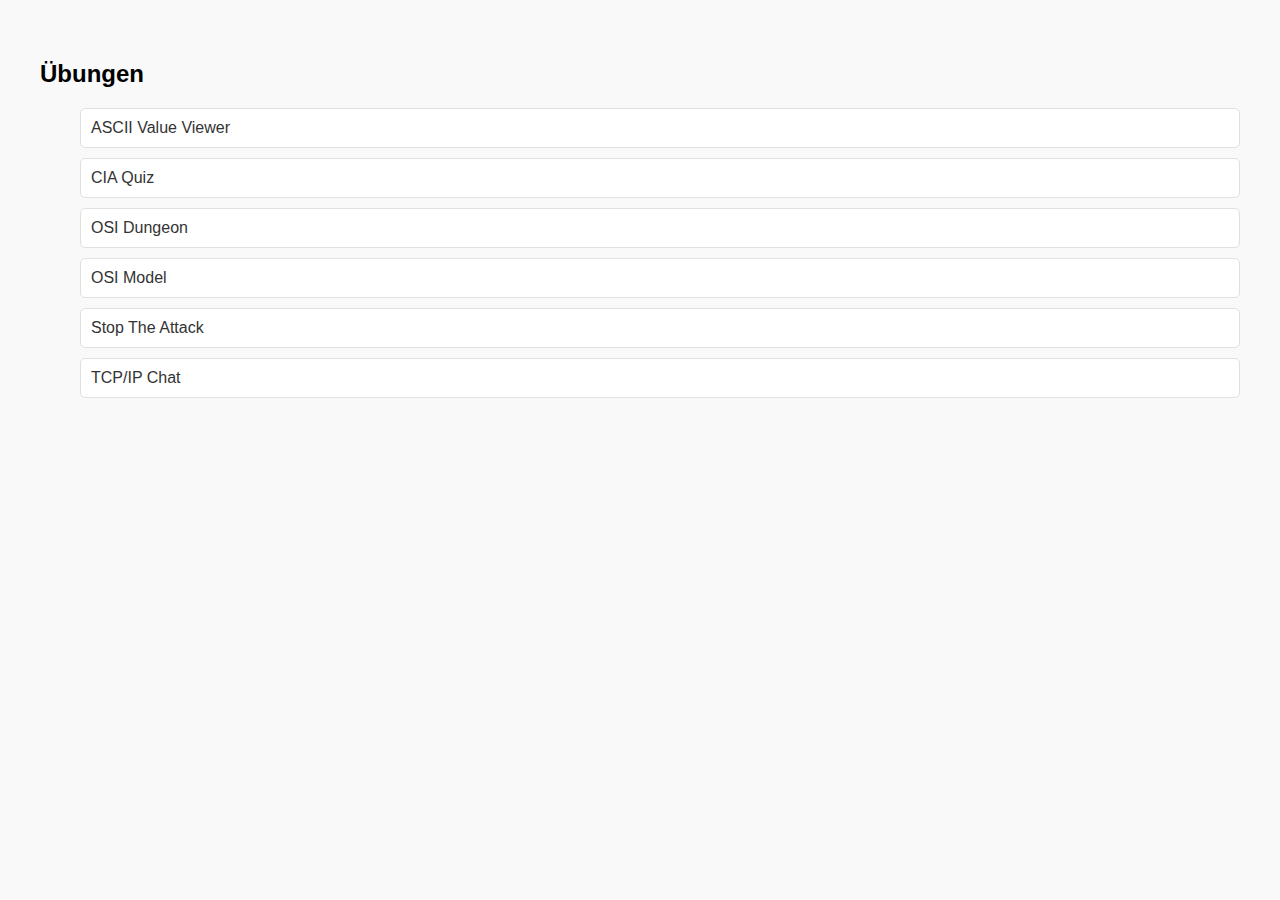
<file: index.html>
<!DOCTYPE html>
<html lang="en">

<head>
    <meta charset="UTF-8">
    <meta name="viewport" content="width=device-width, initial-scale=1.0">
    <title>Projects Directory</title>
    <style>
        body {
            font-family: Arial, sans-serif;
            padding: 2em;
            background-color: #f9f9f9;
        }

        ul {
            list-style-type: none;
        }

        li {
            margin: 10px 0;
            padding: 10px;
            background-color: #ffffff;
            border: 1px solid #e0e0e0;
            border-radius: 5px;
        }

        a {
            text-decoration: none;
            color: #333333;
        }

        a:hover {
            text-decoration: underline;
        }
    </style>
</head>

<body>
    <h2>Übungen</h2>
    <ul>
        <li><a href="ASCII-Value-Viewer/index.html">ASCII Value Viewer</a></li>
        <li><a href="CIA-Quiz/index.html">CIA Quiz</a></li>
        <li><a href="OSI-Dungeon/index.html">OSI Dungeon</a></li>
        <li><a href="OSI-Model/index.html">OSI Model</a></li>
        <li><a href="Stop-The-Attack/index.html">Stop The Attack</a></li>
        <li><a href="TCP-IP-Chat/index.html">TCP/IP Chat</a></li>
    </ul>
</body>

</html>
</file>
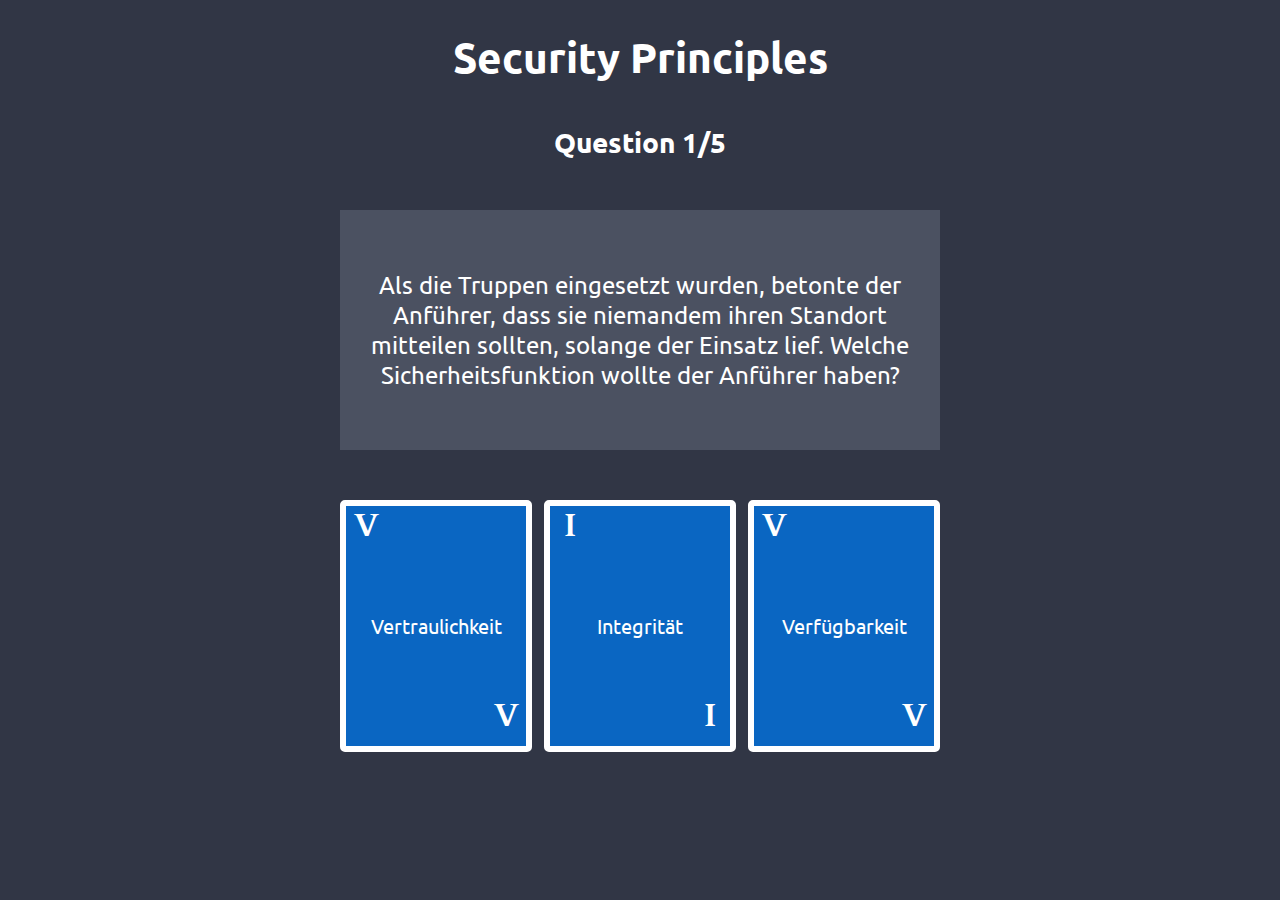
<file: CIA-Quiz/index.html>
<!DOCTYPE html>
<html lang="en">
<head>
    <meta charset="UTF-8">
    <title>Security Principles</title>
    <link rel="stylesheet" href="style.css">
</head>
<body>
<div id="flag_modal">
    <div id="flag"></div>
</div>
<h1></h1>
<h2></h2>
<div id="content">
    <div id="question_box"></div>
    <div class="answer_box" id="answer_a"></div>
    <div class="answer_box" id="answer_b"></div>
    <div class="answer_box" id="answer_c"></div>
</div>
<script src="script.js"></script>
</body>
</html>
</file>
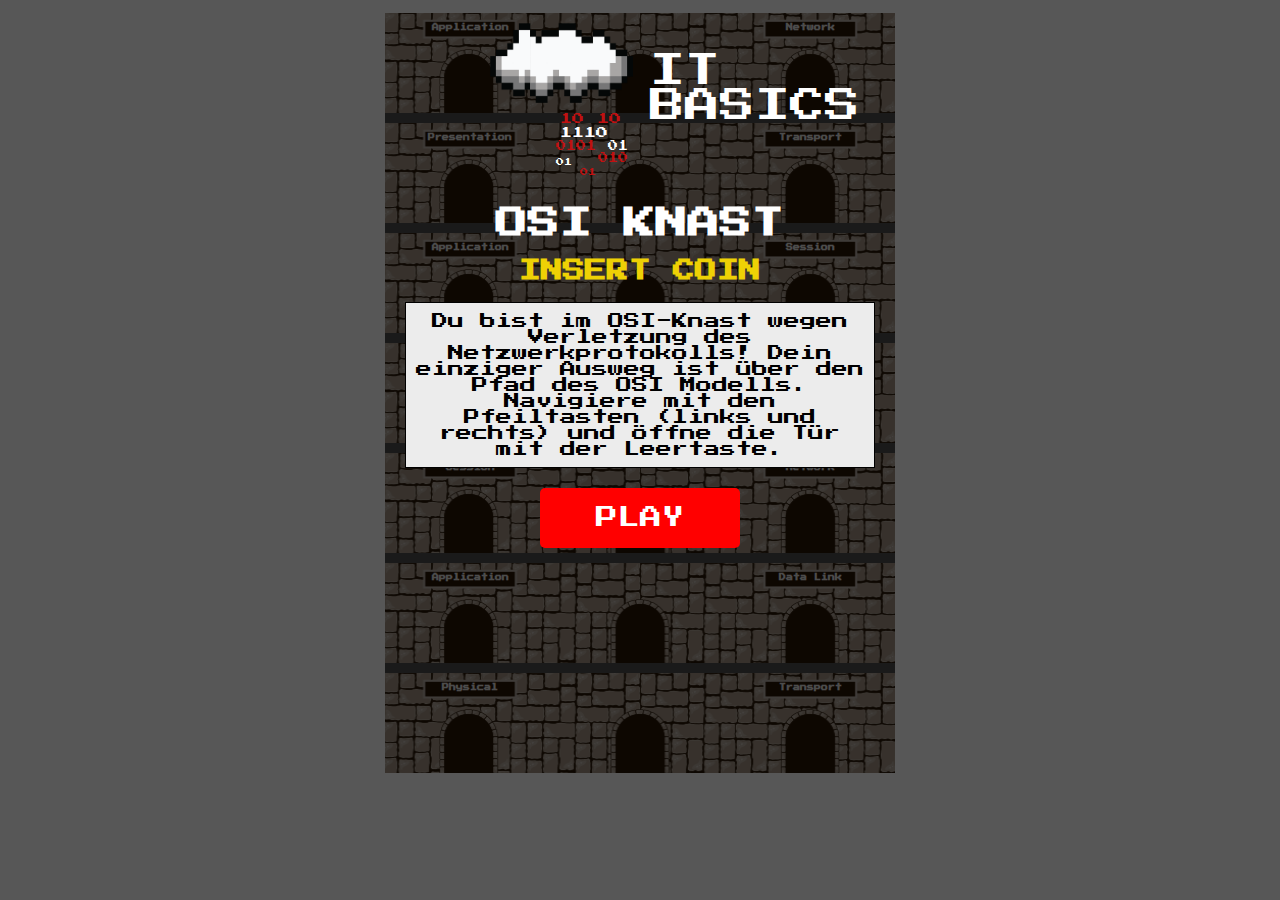
<file: OSI-Dungeon/index.html>
<!DOCTYPE html>
<html lang="en">

<head>
    <meta charset="UTF-8">
    <title>OSI Knast</title>
    <link rel="preconnect" href="https://fonts.gstatic.com">
    <link href="https://fonts.googleapis.com/css2?family=Press+Start+2P&display=swap" rel="stylesheet">
    <link href="style.css" rel="stylesheet">
</head>

<body>
    <div id="game">
        <div id="gamestart">
            <div class="logo">
                <div class="numbers numbers1">10</div>
                <div class="numbers numbers2">10</div>
                <div class="numbers numbers3">1110</div>
                <div class="numbers numbers4">0101</div>
                <div class="numbers numbers5">01</div>
                <div class="numbers numbers6">01</div>
                <div class="numbers numbers7">010</div>
                <div class="numbers numbers8">01</div>
                <div class="words">
                    IT<br>
                    BASICS<br>
                </div>
                <img src="cloud.png" height="80">
            </div>
            <h1>OSI KNAST</h1>
            <h2>INSERT COIN</h2>
            <div class="gameinfo">Du bist im OSI-Knast wegen Verletzung des Netzwerkprotokolls! Dein einziger Ausweg ist
                über den Pfad des OSI Modells. Navigiere mit den Pfeiltasten (links und rechts) und öffne die Tür mit
                der Leertaste.</div>
            <div class="play_button">PLAY</div>
        </div>

        <div id="gameover">
            <div class="logo">
                <div class="numbers numbers1">10</div>
                <div class="numbers numbers2">10</div>
                <div class="numbers numbers3">1110</div>
                <div class="numbers numbers4">0101</div>
                <div class="numbers numbers5">01</div>
                <div class="numbers numbers6">01</div>
                <div class="numbers numbers7">010</div>
                <div class="numbers numbers8">01</div>
                <div class="words">
                    TRY<br>
                    <span>HACK</span><br>
                    ME
                </div>
                <img src="cloud.png" height="80">
            </div>
            <h1>GAME OVER</h1>
            <div class="gameinfo"></div>
            <h3>Nicht mogeln</h3>
            <div class="restart_button">RESTART</div>
        </div>


        <div id="completed">
            <div class="logo">
                <div class="numbers numbers1">10</div>
                <div class="numbers numbers2">10</div>
                <div class="numbers numbers3">1110</div>
                <div class="numbers numbers4">0101</div>
                <div class="numbers numbers5">01</div>
                <div class="numbers numbers6">01</div>
                <div class="numbers numbers7">010</div>
                <div class="numbers numbers8">01</div>
                <div class="words">
                    TRY<br>
                    <span>HACK</span><br>
                    ME
                </div>
                <img src="cloud.png" height="80">
            </div>
            <h1>GAME COMPLETE</h1>
            <div class="gameinfo">
                <p>Herzlichen Glückwunsch! Du bist frei!</p>
                <p>Du hast den OSI Knast in <span class="completed_seconds"></span> Sekunden bezwungen</p>
                <p>Passcode: Salami Pizza</p>
            </div>
        </div>

        <div id="thedrop">
            <div id="fallofdoom">
                <div class="archfall"></div>
            </div>
            <div class="lava-top"></div>
            <div class="lava"></div>
        </div>

        <div id="character"></div>
        <div class="level">
            <div class="closed-door"></div>
            <div class="sign sign-left">Application</div>
            <div class="sign sign-right">Network</div>
        </div>
        <div class="level">
            <div class="closed-door"></div>
            <div class="sign sign-left">Presentation</div>
            <div class="sign sign-right">Transport</div>
        </div>
        <div class="level">
            <div class="closed-door"></div>
            <div class="sign sign-left">Application</div>
            <div class="sign sign-right">Session</div>
        </div>
        <div class="level">
            <div class="closed-door"></div>
            <div class="sign sign-left">Transport</div>
            <div class="sign sign-right">Presentation</div>
        </div>
        <div class="level">
            <div class="closed-door"></div>
            <div class="sign sign-left">Session</div>
            <div class="sign sign-right">Network</div>
        </div>
        <div class="level">
            <div class="closed-door"></div>
            <div class="sign sign-left">Application</div>
            <div class="sign sign-right">Data Link</div>
        </div>
        <div class="level">
            <div class="closed-door"></div>
            <div class="sign sign-left">Physical</div>
            <div class="sign sign-right">Transport</div>
        </div>
    </div>
    <script src="script.js"></script>
</body>

</html>
</file>
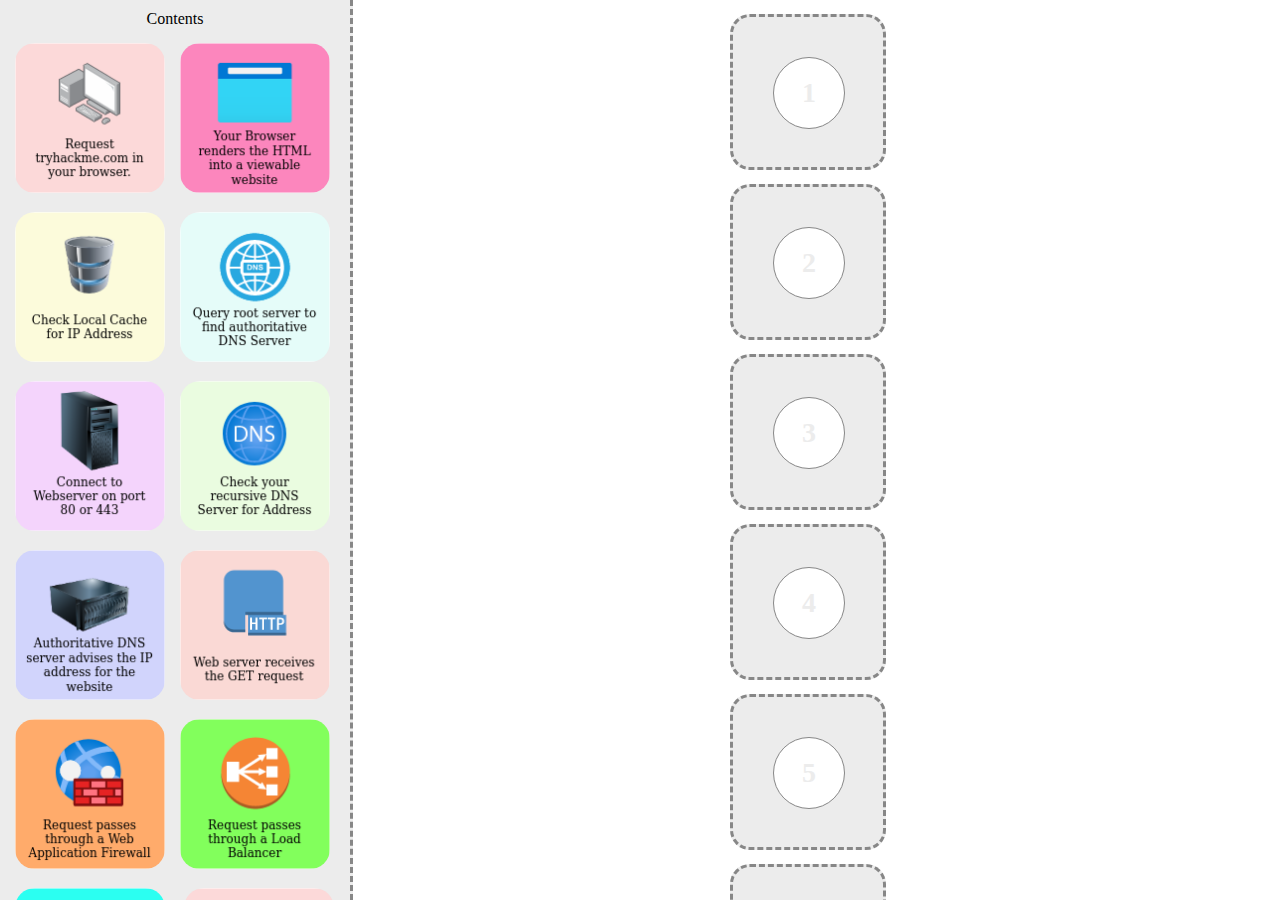
<file: Putting-It-All-Together/index.html>
<!DOCTYPE html>
<html class=" bxeax idc0_346" lang="en">

<head>
    <meta http-equiv="content-type" content="text/html; charset=UTF-8">
    <meta charset="UTF-8">
    <title>Putting It All Together</title>
    <link rel="stylesheet" href="style.css">
</head>

<body>
    <div id="container" data-type="container">
        <div>Contents</div><img id="drag1" src="1.png" draggable="true" width="150"
            height="150"><img id="drag2" src="2.png" draggable="true" width="150"
            height="150"><img id="drag3" src="3.png" draggable="true" width="150"
            height="150"><img id="drag4" src="4.png" draggable="true" width="150"
            height="150"><img id="drag5" src="5.png" draggable="true" width="150"
            height="150"><img id="drag6" src="6.png" draggable="true" width="150"
            height="150"><img id="drag7" src="7.png" draggable="true" width="150"
            height="150"><img id="drag8" src="8.png" draggable="true" width="150"
            height="150"><img id="drag9" src="9.png" draggable="true" width="150"
            height="150"><img id="drag10" src="10.png" draggable="true" width="150"
            height="150"><img id="drag11" src="11.png" draggable="true" width="150"
            height="150">
    </div>
    <div id="answers" style="width: 1337px;">
        <div data-id="1" data-type="box" class="dropbox"><span>1</span></div>
        <div data-id="2" data-type="box" class="dropbox"><span>2</span></div>
        <div data-id="3" data-type="box" class="dropbox"><span>3</span></div>
        <div data-id="4" data-type="box" class="dropbox"><span>4</span></div>
        <div data-id="5" data-type="box" class="dropbox"><span>5</span></div>
        <div data-id="6" data-type="box" class="dropbox"><span>6</span></div>
        <div data-id="7" data-type="box" class="dropbox"><span>7</span></div>
        <div data-id="8" data-type="box" class="dropbox"><span>8</span></div>
        <div data-id="9" data-type="box" class="dropbox"><span>9</span></div>
        <div data-id="10" data-type="box" class="dropbox"><span>10</span></div>
        <div data-id="11" data-type="box" class="dropbox"><span>11</span></div>
    </div>
    <script src="script.js"></script>
    <script>
        new sortIt(
            'eyIxIjoxLCIyIjozLCIzIjo2LCI0Ijo0LCI1Ijo3LCI2Ijo5LCI3IjoxMCwiOCI6NSwiOSI6OCwiMTAiOjExLCIxMSI6MiwiZmxhZyI6IlRITXtZT1VfR09UX1RIRV9PUkRFUn0ifQ=='
            );
    </script>

</body>

</html>
</file>
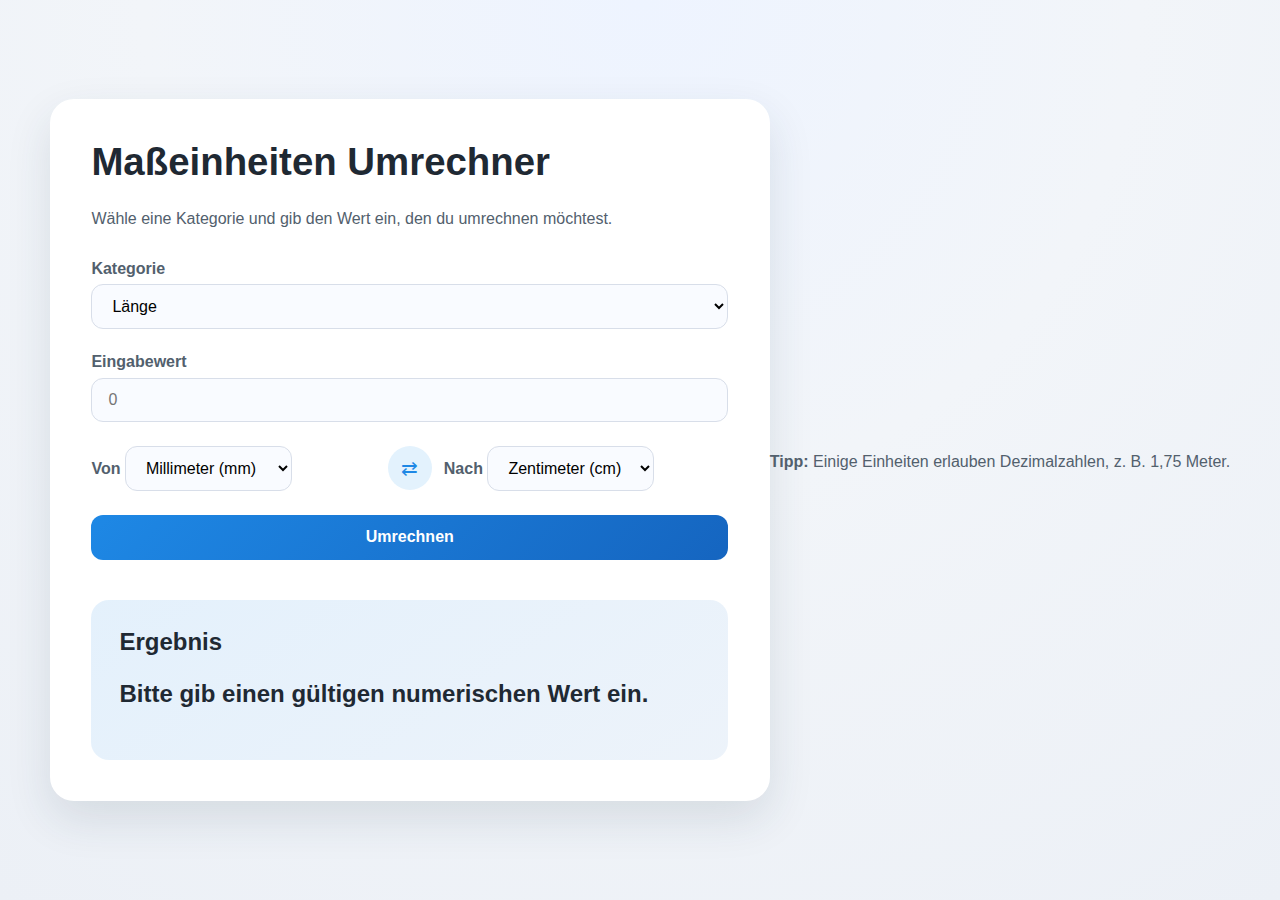
<file: Unit-Converter/index.html>
<!DOCTYPE html>
<html lang="de">
<head>
    <meta charset="UTF-8">
    <meta name="viewport" content="width=device-width, initial-scale=1.0">
    <title>Maßeinheiten Umrechner</title>
    <link rel="stylesheet" href="styles.css">
</head>
<body>
    <main class="converter">
        <header>
            <h1>Maßeinheiten&nbsp;Umrechner</h1>
            <p>Wähle eine Kategorie und gib den Wert ein, den du umrechnen möchtest.</p>
        </header>

        <section class="controls">
            <label class="field">
                <span>Kategorie</span>
                <select id="category">
                    <option value="length">Länge</option>
                    <option value="weight">Gewicht</option>
                    <option value="temperature">Temperatur</option>
                    <option value="volume">Volumen</option>
                </select>
            </label>

            <label class="field">
                <span>Eingabewert</span>
                <input type="number" id="inputValue" placeholder="0" step="any">
            </label>

            <div class="field grouped">
                <label>
                    <span>Von</span>
                    <select id="fromUnit"></select>
                </label>
                <button id="swap" aria-label="Einheiten tauschen">⇄</button>
                <label>
                    <span>Nach</span>
                    <select id="toUnit"></select>
                </label>
            </div>

            <button id="convert">Umrechnen</button>
        </section>

        <section class="result" aria-live="polite">
            <h2>Ergebnis</h2>
            <p id="resultValue">Bitte gib einen Wert ein.</p>
        </section>
    </main>

    <footer>
        <p><strong>Tipp:</strong> Einige Einheiten erlauben Dezimalzahlen, z.&nbsp;B. 1,75 Meter.</p>
    </footer>

    <script src="script.js"></script>
</body>
</html>
</file>
<file: CIA-Quiz/style.css>
@import url('https://fonts.googleapis.com/css?family=Cardo&family=Ubuntu');
@import url('https://fonts.googleapis.com/css?family=Cardo&family=Ubuntu+Mono');

html {
    font-family: "Ubuntu", monospace;
    padding:0;
    margin:0;
}

body {
    padding:0;
    margin:0;
    background-color: #313645;
}

h1 {
    color:#FFF;
    margin:30px 0 40px 0;
    text-align: center;
    font-size: 42px;
}


h2 {
    color:#FFF;
    margin:30px 0 10px 0;
    text-align: center;
    font-size: 28px;
}

div#flag_modal {
    display: none;
    position: absolute;
    z-index: 1000;
    background-color: rgba(0,0,0,0.8);
    width:100%;
    height:100%;
    top:0px;
    margin:0;
    padding:0;
}

div#flag {
    width:350px;
    height: 90px;
    line-height: 90px;
    border:3px solid #4eb747;
    text-align: center;
    margin:100px auto;
    background-color: #FFF;
    font-size:22px;
    font-weight: bold;
    border-radius: 10px;
}

div#content {
    width: 600px;
    margin: auto;
}

div#question_box {
    background-color: #4b5161;
    margin: 50px auto 50px auto;
    text-align: center;
    position: relative;
    height: 240px;
}

div#question_box div {
    /* font-weight: bold; */
    font-size:38px;
    color:#FFF;
    min-height: 240px;
    display: table-cell;
    vertical-align: middle;
    height:200px;
    width: 560px;
    padding:20px;
}

div.answer_box {
    width:180px;
    height:240px;
    background-color: #0a66c2;
    float:left;
    cursor: pointer;
    border: 6px solid #FFF;
    border-radius: 5px;
}

div.answer_box div.the_answer {
    height: 230px;
    line-height: 240px;
    text-align: center;
    font-size: 20px;
    color: #FFF;
}

div.answer_box div.first_letter {
    font-size:32px;
    width:40px;
    height:40px;
    line-height: 40px;
    text-align: center;
    position: absolute;
    color:#FFF;
    font-weight: bold;
    font-family: 'Cardo', serif;
}

div.answer_box div.fltwo {
    margin-top:-40px;
    margin-left:140px;
}

div#answer_b {
    margin: 0 12px 0 12px;
}
</file>
<file: OSI-Dungeon/style.css>
body {
    background: #575757;
    font-family: Arial, sans-serif;
}

h1 {
    font-family: 'Press Start 2P', cursive;
    text-align: center;
    margin-top:50px;
}

h2 {
    font-family: 'Press Start 2P', cursive;
    text-align: center;
    font-size:22px;
    animation: blinker 1s linear infinite;
    color: #eed105;
}

span.completed_seconds {
    animation: blinker 1s linear infinite;
}

h3 {
    font-family: 'Press Start 2P', cursive;
    text-align: center;
    font-size:18px;
    animation: blinker 1s linear infinite;
    color: #FFFFFF;
}

div.play_button {
    margin:auto;
    font-family: 'Press Start 2P', cursive;
    text-align: center;
    color:#FFF;
    background-color: #F00;
    border-radius: 5px;
    width:200px;
    height:60px;
    line-height:60px;
    font-size:22px;
    cursor:pointer;
}

div.restart_button {
    margin:auto;
    font-family: 'Press Start 2P', cursive;
    text-align: center;
    color:#FFF;
    background-color: #F00;
    border-radius: 5px;
    width:200px;
    height:60px;
    line-height:60px;
    font-size:22px;
    cursor:pointer;
}

div.back_button {
    margin:auto;
    font-family: 'Press Start 2P', cursive;
    text-align: center;
    color:#FFF;
    background-color: #F00;
    border-radius: 5px;
    width:200px;
    height:60px;
    line-height:60px;
    font-size:22px;
    cursor:pointer;
}

@keyframes blinker {
    50% {
        opacity: 0;
    }
}

div#game {
    min-width: 500px;
    width:510px;
    margin:auto;
    border-top:5px solid #575757;
    border-left:5px solid #575757;
    border-right:5px solid #575757;
}

div#game div#character {
    height: 32px;
    width: 32px;
    background-image: url("char.png");
    background-position: 0px 0px;
    position: absolute;
    top: 740px;
    margin-left: 230px;
    z-index: 100;
    opacity: 0;
    transition: opacity 1s;
}

div#game div.level {
    height:100px;
    width:100%;
    background-color: #2a5a14;
    background-image: url("wall.png");
    background-size: 510px 100px;
    border-bottom:10px solid #575757;
}

div#game div.level div.sign {
    font-family: 'Press Start 2P', cursive;
    position:absolute;
    color:#FFF;
    font-size:7px;
    font-weight: bold;
    width:84px;
    padding:2px;
    margin-left:41px;
    text-align:center;
    margin-top:9px;
}

div#game div.level div.sign-right {
    margin-left:381px;
}

div#fallofdoom {
    position: absolute;
    z-index: 50;
    height:760px;
    width:510px;
    background-color: #F00;
    background-image: url("blank_wall.png");
    background-size: 100px 80px;
}

div#fallofdoom div.archfall {
    height:70px;
    width:54px;
    background-color: #000;
    border-top-left-radius: 37px;
    border-top-right-radius: 37px;
    background-size:cover;
    position: absolute;
    margin-top:30px;
    margin-left:228px;
    border-bottom:10px solid #575757;
}

div.lava {
    position: absolute;
    z-index: 200;
    height:130px;
    margin-top:635px;
    width:510px;
    background: rgb(249,193,59);
    background: linear-gradient(180deg, rgba(249,193,59,1) 0%, rgba(247,147,63,1) 25%, rgba(226,54,48,1) 50%, rgba(226,54,48,1) 75%, rgba(201,35,50,1) 100%);
}

div.lava-top {
    position: absolute;
    z-index: 50;
    height:20px;
    margin-top:615px;
    width:510px;
    background-color: #f9c13b;
    background-size: 100px 80px;
}

div#thedrop {
    display: none;
}


div#gamestart {
    z-index:1000;
    position: absolute;
    height: 760px;
    width:510px;
    background-color: rgba(0,0,0,0.7);
    color:#FFF;
}

div.gameinfo {
    border:1px solid #000;
    margin:20px;
    padding:10px;
    background-color: #ececec;
    color:#000;
    font-family: 'Press Start 2P', cursive;
    text-align: center;
}


div#gameover {
    z-index:1000;
    display: none;
    position: absolute;
    height: 766px;
    width:510px;
    background-color: rgba(0,0,0,0.7);
    color:#FFF;
}

div#credtispage {
    z-index:1000;
    display: none;
    position: absolute;
    height: 766px;
    width:510px;
    background-color: rgba(0,0,0,0.7);
    color:#FFF;
}

div#completed {
    z-index:1000;
    display: none;
    position: absolute;
    height: 766px;
    width:510px;
    background-color: rgba(0,0,0,0.7);
    color:#FFF;
}


div.logo {
    width:300px;
    margin: 10px auto 100px auto;
}

div.logo div.numbers {
    font-size:12px;
    position: absolute;
    font-family: 'Press Start 2P', cursive;
}

div.logo div.numbers1 {
    margin-left:70px;
    margin-top:90px;
    color:#C11111;
}

div.logo div.numbers2 {
    margin-left:107px;
    margin-top:90px;
    color:#C11111;
}

div.logo div.numbers3 {
    margin-left:70px;
    margin-top:104px;
}

div.logo div.numbers4 {
    margin-left: 66px;
    margin-top: 118px;
    color:#C11111;
    font-size:10px;
}

div.logo div.numbers5 {
    margin-left: 118px;
    margin-top: 118px;
    font-size:10px;
}

div.logo div.numbers6 {
    margin-left: 66px;
    margin-top: 135px;
    font-size:8px;
}

div.logo div.numbers7 {
    margin-left: 108px;
    margin-top: 130px;
    font-size:10px;
    color:#C11111;
}

div.logo div.numbers8 {
    margin-left: 90px;
    margin-top: 145px;
    font-size:8px;
    color:#C11111;
}

div.logo div.words {
    font-size:35px;
    margin-left:160px;
    margin-top:30px;
    position: absolute;
    font-family: 'Press Start 2P', cursive;
}

div.logo div.words span {
    color:#C11111;
}

div.closed-door {
    background-image:url(door.png);
    background-size:cover;
    position:absolute;
    width:52px;
    height:60px;
    margin-left:229px;
    margin-top:40px;
    opacity: 0;
    transition: opacity 0.5s;
}

.lava-spec {
    position: absolute;width: 5px; height:5px; background-color: #ff6703;margin-top:10px;margin-left:40px;
    transition: 1s;
}
</file>
<file: Putting-It-All-Together/style.css>
.dropbox {
    margin:14px auto 14px auto;width:150px;height:150px;background-color: #ececec; border-radius: 20px;border:3px dashed #878787;
}

.dropbox span   {
    display: block;
    height:70px;
    width:70px;
    margin-top:40px;
    margin-left:40px;
    background-color:#FFF;
    border-radius: 360px;
    line-height: 70px;
    text-align:center;
    font-size:28px;
    font-weight: bold;
    color:#ececec;
    border:1px solid #878787;
}

body,html {
    padding:0;
    margin:0;
    height:100%;
}
#container {
    float:left;width:350px;background-color:#ececec;border-right:3px dashed #878787;height:100%;overflow: auto
}

#answers {
    float:left;width:500px;height:100%;overflow: auto
}

#container img, #answers img {
    border-radius: 20px;
}

#container img {
    margin-bottom:15px;
    margin-left:15px;
}

#container div {
    margin-top:10px;
    margin-bottom:15px;
    text-align:center;
}
</file>
<file: Unit-Converter/styles.css>
:root {
    color-scheme: light;
    font-family: "Segoe UI", Roboto, Helvetica, Arial, sans-serif;
    --primary: #1e88e5;
    --primary-dark: #1565c0;
    --surface: #ffffff;
    --background: #f2f5f9;
    --border: #d8dee9;
    --text: #1f2933;
    --muted: #52606d;
    --shadow: 0 18px 45px rgba(30, 56, 76, 0.12);
}

* {
    box-sizing: border-box;
}

body {
    margin: 0;
    background: radial-gradient(circle at top, #eef4ff 0%, #f2f5f9 45%, #ecf0f6 100%);
    color: var(--text);
    display: flex;
    min-height: 100vh;
    align-items: center;
    justify-content: center;
    padding: clamp(1.5rem, 2vw + 1rem, 3rem);
}

main.converter {
    background: var(--surface);
    border-radius: 24px;
    box-shadow: var(--shadow);
    width: min(720px, 100%);
    padding: clamp(1.5rem, 2vw + 1rem, 3rem);
}

header h1 {
    margin-top: 0;
    font-size: clamp(1.8rem, 1.5vw + 1.4rem, 2.4rem);
}

header p {
    color: var(--muted);
    margin-bottom: 2rem;
}

.controls {
    display: grid;
    gap: 1.5rem;
}

.field {
    display: flex;
    flex-direction: column;
    gap: 0.4rem;
}

.grouped {
    display: grid;
    grid-template-columns: 1fr auto 1fr;
    gap: 0.75rem;
    align-items: end;
}

label span {
    font-weight: 600;
    color: var(--muted);
}

input[type="number"],
select {
    padding: 0.75rem 1rem;
    border-radius: 12px;
    border: 1px solid var(--border);
    background: #f9fbff;
    font-size: 1rem;
    transition: border 0.2s ease, box-shadow 0.2s ease;
}

input[type="number"]:focus,
select:focus {
    outline: none;
    border-color: var(--primary);
    box-shadow: 0 0 0 3px rgba(30, 136, 229, 0.25);
}

button {
    border: none;
    border-radius: 12px;
    cursor: pointer;
    font-size: 1rem;
}

#convert {
    padding: 0.85rem 1.5rem;
    background: linear-gradient(135deg, var(--primary) 0%, var(--primary-dark) 100%);
    color: white;
    font-weight: 600;
    transition: transform 0.15s ease, box-shadow 0.15s ease;
}

#convert:hover {
    transform: translateY(-1px);
    box-shadow: 0 12px 24px rgba(21, 101, 192, 0.25);
}

#swap {
    width: 44px;
    height: 44px;
    border-radius: 50%;
    background: #e3f2fd;
    color: var(--primary);
    font-size: 1.25rem;
    align-self: center;
    justify-self: center;
    transition: transform 0.2s ease;
}

#swap:hover {
    transform: rotate(180deg);
}

.result {
    margin-top: 2.5rem;
    padding: 1.75rem;
    border-radius: 18px;
    background: linear-gradient(145deg, rgba(30, 136, 229, 0.12), rgba(21, 101, 192, 0.08));
}

.result h2 {
    margin-top: 0;
    margin-bottom: 0.75rem;
}

#resultValue {
    font-size: 1.5rem;
    font-weight: 600;
}

footer {
    margin-top: 1.5rem;
    text-align: center;
    color: var(--muted);
}

@media (max-width: 640px) {
    body {
        padding: 1.5rem;
    }

    .grouped {
        grid-template-columns: 1fr;
    }

    #swap {
        justify-self: end;
    }
}
</file>
